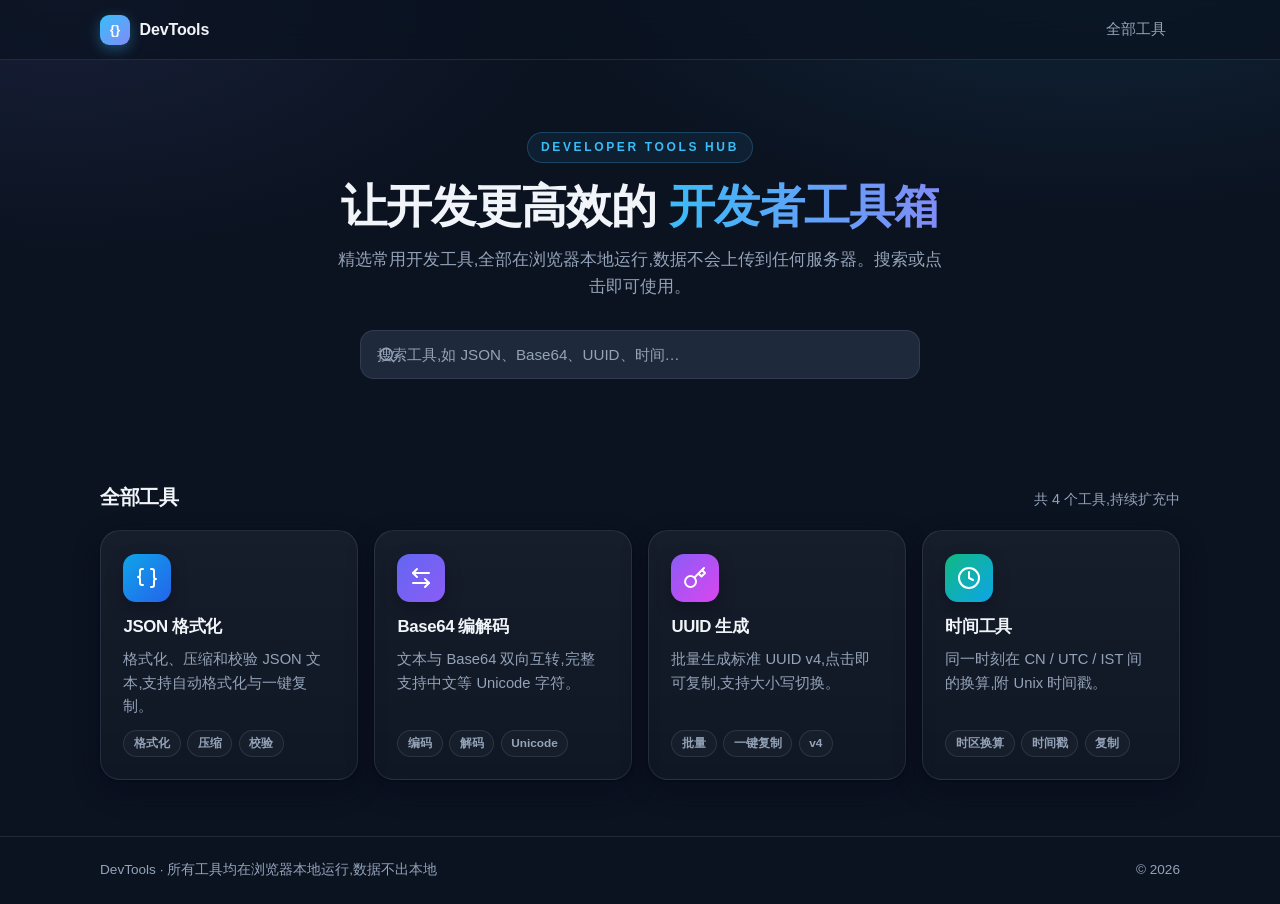
<file: index.html>
<!DOCTYPE html>
<html lang="zh-CN">
  <head>
    <meta charset="UTF-8" />
    <meta name="viewport" content="width=device-width, initial-scale=1.0" />
    <title>DevTools · 开发者工具箱</title>
    <meta
      name="description"
      content="精选常用开发者工具:JSON 格式化、Base64 编解码、UUID 生成、时间换算。纯本地运行,数据不出浏览器。"
    />
    <link rel="stylesheet" href="./styles.css" />
  </head>
  <body>
    <header class="nav">
      <div class="container nav-inner">
        <a class="nav-brand" href="./">
          <span class="nav-logo">{}</span>
          <span>DevTools</span>
        </a>
        <a class="nav-link" href="#tools">全部工具</a>
      </div>
    </header>

    <section class="hero">
      <div class="container">
        <p class="eyebrow">Developer Tools Hub</p>
        <h1>让开发更高效的<span class="grad"> 开发者工具箱</span></h1>
        <p class="lead">
          精选常用开发工具,全部在浏览器本地运行,数据不会上传到任何服务器。搜索或点击即可使用。
        </p>

        <div class="search-wrap">
          <svg
            class="search-icon"
            viewBox="0 0 24 24"
            fill="none"
            stroke="currentColor"
            stroke-width="2"
            stroke-linecap="round"
            stroke-linejoin="round"
            aria-hidden="true"
          >
            <circle cx="11" cy="11" r="8"></circle>
            <path d="m21 21-4.3-4.3"></path>
          </svg>
          <input
            id="toolSearch"
            type="search"
            placeholder="搜索工具,如 JSON、Base64、UUID、时间…"
            autocomplete="off"
            aria-label="搜索工具"
          />
        </div>
        <p class="result-count" id="resultCount" aria-live="polite"></p>
      </div>
    </section>

    <main class="container">
      <section id="tools" class="tools-section">
        <div class="section-heading">
          <h2>全部工具</h2>
          <p>共 <span id="toolTotal">4</span> 个工具,持续扩充中</p>
        </div>

        <div class="tool-grid" id="toolGrid">
          <a
            class="tool-card"
            href="./tools/json-formatter/"
            data-keywords="json 格式化 压缩 校验 美化 文本"
          >
            <span class="icon-tile tile-json" aria-hidden="true">
              <svg
                viewBox="0 0 24 24"
                fill="none"
                stroke="currentColor"
                stroke-width="2"
                stroke-linecap="round"
                stroke-linejoin="round"
              >
                <path d="M8 3H7a2 2 0 0 0-2 2v4a2 2 0 0 1-2 2 2 2 0 0 1 2 2v4a2 2 0 0 0 2 2h1"></path>
                <path d="M16 21h1a2 2 0 0 0 2-2v-4a2 2 0 0 1 2-2 2 2 0 0 1-2-2V5a2 2 0 0 0-2-2h-1"></path>
              </svg>
            </span>
            <h3>JSON 格式化 <span class="arrow">→</span></h3>
            <p>格式化、压缩和校验 JSON 文本,支持自动格式化与一键复制。</p>
            <div class="card-meta">
              <span>格式化</span>
              <span>压缩</span>
              <span>校验</span>
            </div>
          </a>

          <a
            class="tool-card"
            href="./tools/base64/"
            data-keywords="base64 编码 解码 加密 文本 转换"
          >
            <span class="icon-tile tile-base64" aria-hidden="true">
              <svg
                viewBox="0 0 24 24"
                fill="none"
                stroke="currentColor"
                stroke-width="2"
                stroke-linecap="round"
                stroke-linejoin="round"
              >
                <path d="M8 3 4 7l4 4"></path>
                <path d="M4 7h16"></path>
                <path d="m16 21 4-4-4-4"></path>
                <path d="M20 17H4"></path>
              </svg>
            </span>
            <h3>Base64 编解码 <span class="arrow">→</span></h3>
            <p>文本与 Base64 双向互转,完整支持中文等 Unicode 字符。</p>
            <div class="card-meta">
              <span>编码</span>
              <span>解码</span>
              <span>Unicode</span>
            </div>
          </a>

          <a
            class="tool-card"
            href="./tools/uuid/"
            data-keywords="uuid guid 生成 随机 id 标识符 v4"
          >
            <span class="icon-tile tile-uuid" aria-hidden="true">
              <svg
                viewBox="0 0 24 24"
                fill="none"
                stroke="currentColor"
                stroke-width="2"
                stroke-linecap="round"
                stroke-linejoin="round"
              >
                <path d="m21 2-2 2m-7.61 7.61a5.5 5.5 0 1 1-7.778 7.778 5.5 5.5 0 0 1 7.777-7.777zm0 0L15.5 7.5m0 0 3 3L22 7l-3-3m-3.5 3.5L19 4"></path>
              </svg>
            </span>
            <h3>UUID 生成 <span class="arrow">→</span></h3>
            <p>批量生成标准 UUID v4,点击即可复制,支持大小写切换。</p>
            <div class="card-meta">
              <span>批量</span>
              <span>一键复制</span>
              <span>v4</span>
            </div>
          </a>

          <a
            class="tool-card"
            href="./tools/time-converter/"
            data-keywords="时间 时区 转换 cn utc ist 换算 时间戳"
          >
            <span class="icon-tile tile-time" aria-hidden="true">
              <svg
                viewBox="0 0 24 24"
                fill="none"
                stroke="currentColor"
                stroke-width="2"
                stroke-linecap="round"
                stroke-linejoin="round"
              >
                <circle cx="12" cy="12" r="10"></circle>
                <polyline points="12 6 12 12 16 14"></polyline>
              </svg>
            </span>
            <h3>时间工具 <span class="arrow">→</span></h3>
            <p>同一时刻在 CN / UTC / IST 间的换算,附 Unix 时间戳。</p>
            <div class="card-meta">
              <span>时区换算</span>
              <span>时间戳</span>
              <span>复制</span>
            </div>
          </a>
        </div>

        <div class="empty-state hidden" id="emptyState">
          没有匹配的工具,试试其他关键词
        </div>
      </section>
    </main>

    <footer class="footer">
      <div class="container footer-inner">
        <span>DevTools · 所有工具均在浏览器本地运行,数据不出本地</span>
        <span>© 2026</span>
      </div>
    </footer>

    <script>
      const searchInput = document.getElementById('toolSearch');
      const toolCards = Array.from(document.querySelectorAll('.tool-card'));
      const emptyState = document.getElementById('emptyState');
      const resultCount = document.getElementById('resultCount');
      const toolTotal = document.getElementById('toolTotal');

      toolTotal.textContent = String(toolCards.length);

      function updateResultCount(visibleCount) {
        if (searchInput.value.trim()) {
          resultCount.textContent = '找到 ' + visibleCount + ' 个工具';
        } else {
          resultCount.textContent = '';
        }
      }

      function filterTools() {
        const keyword = searchInput.value.trim().toLowerCase();
        let visible = 0;

        toolCards.forEach((card) => {
          const haystack =
            (card.dataset.keywords || '') + ' ' + card.textContent.toLowerCase();
          const match = !keyword || haystack.includes(keyword);
          card.classList.toggle('hidden', !match);
          if (match) visible += 1;
        });

        emptyState.classList.toggle('hidden', visible > 0);
        updateResultCount(visible);
      }

      searchInput.addEventListener('input', filterTools);

      document.addEventListener('keydown', (event) => {
        if (
          event.key === '/' &&
          !['INPUT', 'TEXTAREA'].includes(document.activeElement.tagName)
        ) {
          event.preventDefault();
          searchInput.focus();
        }
        if (event.key === 'Escape' && document.activeElement === searchInput) {
          searchInput.value = '';
          filterTools();
          searchInput.blur();
        }
      });
    </script>
  </body>
</html>
</file>
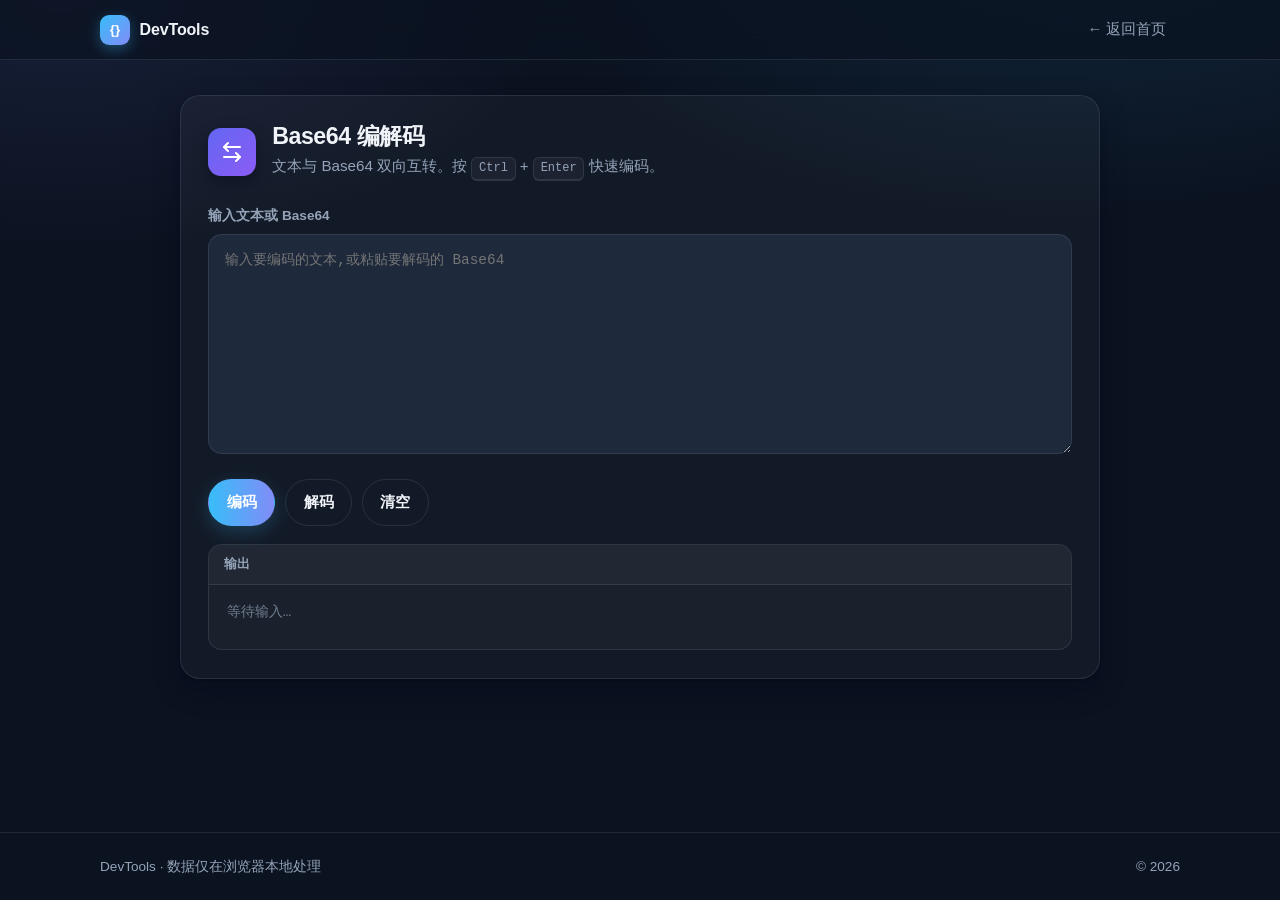
<file: tools/base64/index.html>
<!DOCTYPE html>
<html lang="zh-CN">
  <head>
    <meta charset="UTF-8" />
    <meta name="viewport" content="width=device-width, initial-scale=1.0" />
    <title>Base64 编解码 · DevTools</title>
    <meta
      name="description"
      content="Base64 编码与解码工具,完整支持中文等 Unicode 字符。"
    />
    <link rel="stylesheet" href="../../styles.css" />
  </head>
  <body>
    <header class="nav">
      <div class="container nav-inner">
        <a class="nav-brand" href="../../">
          <span class="nav-logo">{}</span>
          <span>DevTools</span>
        </a>
        <a class="nav-link" href="../../">← 返回首页</a>
      </div>
    </header>

    <main class="container">
      <div class="tool-shell">
        <div class="tool-head">
          <span class="icon-tile tile-base64" aria-hidden="true">
            <svg
              viewBox="0 0 24 24"
              fill="none"
              stroke="currentColor"
              stroke-width="2"
              stroke-linecap="round"
              stroke-linejoin="round"
            >
              <path d="M8 3 4 7l4 4"></path>
              <path d="M4 7h16"></path>
              <path d="m16 21 4-4-4-4"></path>
              <path d="M20 17H4"></path>
            </svg>
          </span>
          <div>
            <h1>Base64 编解码</h1>
            <p>文本与 Base64 双向互转。按 <span class="kbd">Ctrl</span> + <span class="kbd">Enter</span> 快速编码。</p>
          </div>
        </div>

        <div class="field">
          <label class="field-label" for="textInput">
            输入文本或 Base64
            <span class="hint" id="inputMeta"></span>
          </label>
          <textarea
            id="textInput"
            spellcheck="false"
            placeholder="输入要编码的文本,或粘贴要解码的 Base64"
            aria-label="文本或 Base64 输入"
          ></textarea>
        </div>

        <div class="toolbar">
          <button type="button" class="btn primary" id="encodeBtn">编码</button>
          <button type="button" class="btn ghost" id="decodeBtn">解码</button>
          <button type="button" class="btn ghost" id="clearBtn">清空</button>
        </div>

        <div class="result-panel">
          <div class="result-head">
            <span class="result-title">输出</span>
            <span class="pill neutral hidden" id="statusPill">就绪</span>
            <button type="button" class="copy-btn hidden" id="copyBtn">
              <svg
                viewBox="0 0 24 24"
                fill="none"
                stroke="currentColor"
                stroke-width="2"
                stroke-linecap="round"
                stroke-linejoin="round"
                aria-hidden="true"
              >
                <rect width="14" height="14" x="8" y="8" rx="2" ry="2"></rect>
                <path d="M4 16c-1.1 0-2-.9-2-2V4c0-1.1.9-2 2-2h10c1.1 0 2 .9 2 2"></path>
              </svg>
              复制
            </button>
          </div>
          <div class="result-body empty" id="result">等待输入…</div>
        </div>
      </div>
    </main>

    <footer class="footer">
      <div class="container footer-inner">
        <span>DevTools · 数据仅在浏览器本地处理</span>
        <span>© 2026</span>
      </div>
    </footer>

    <script>
      const input = document.getElementById('textInput');
      const result = document.getElementById('result');
      const statusPill = document.getElementById('statusPill');
      const copyBtn = document.getElementById('copyBtn');
      const inputMeta = document.getElementById('inputMeta');
      let lastOutput = '';
      let lastMode = '';

      const BASE64_REGEX = /^[A-Za-z0-9+/]*={0,2}$/;

      function setPill(text, type) {
        statusPill.textContent = text;
        statusPill.className = 'pill' + (type ? ' ' + type : '');
        statusPill.classList.remove('hidden');
      }

      function renderSuccess(mode) {
        lastMode = mode;
        result.className = 'result-body';
        result.textContent = lastOutput;
        copyBtn.classList.remove('hidden');
        setPill('成功 · ' + lastOutput.length + ' 字符', 'success');
      }

      function renderError(message) {
        lastOutput = '';
        result.className = 'result-body error';
        result.textContent = '操作失败:' + message;
        copyBtn.classList.add('hidden');
        setPill('错误', 'error');
      }

      function renderIdle() {
        lastOutput = '';
        result.className = 'result-body empty';
        result.textContent = '等待输入…';
        copyBtn.classList.add('hidden');
        statusPill.classList.add('hidden');
      }

      function encode() {
        const text = input.value;
        if (!text) {
          renderIdle();
          return;
        }
        try {
          lastOutput = btoa(unescape(encodeURIComponent(text)));
          renderSuccess('encode');
        } catch (error) {
          renderError(error.message);
        }
      }

      function decode() {
        const text = input.value.trim();
        if (!text) {
          renderIdle();
          return;
        }
        if (!BASE64_REGEX.test(text) || text.length % 4 !== 0) {
          renderError('输入看起来不是有效的 Base64(请检查长度与字符)');
          return;
        }
        try {
          lastOutput = decodeURIComponent(escape(atob(text)));
          renderSuccess('decode');
        } catch (error) {
          renderError('无法解码,请确认输入是有效的 Base64');
        }
      }

      function updateInputMeta() {
        const length = input.value.length;
        inputMeta.textContent = length ? length + ' 字符' : '';
      }

      async function copyOutput() {
        if (!lastOutput) return;
        try {
          await navigator.clipboard.writeText(lastOutput);
          copyBtn.innerHTML = '已复制';
          window.setTimeout(() => {
            copyBtn.innerHTML =
              '<svg viewBox="0 0 24 24" fill="none" stroke="currentColor" stroke-width="2" stroke-linecap="round" stroke-linejoin="round" aria-hidden="true"><rect width="14" height="14" x="8" y="8" rx="2" ry="2"></rect><path d="M4 16c-1.1 0-2-.9-2-2V4c0-1.1.9-2 2-2h10c1.1 0 2 .9 2 2"></path></svg>复制';
          }, 1200);
        } catch (error) {
          result.textContent = '复制失败:' + error.message;
        }
      }

      document.getElementById('encodeBtn').addEventListener('click', encode);
      document.getElementById('decodeBtn').addEventListener('click', decode);
      copyBtn.addEventListener('click', copyOutput);

      document.getElementById('clearBtn').addEventListener('click', () => {
        input.value = '';
        updateInputMeta();
        renderIdle();
        input.focus();
      });

      input.addEventListener('input', () => {
        updateInputMeta();
        if (lastOutput) {
          setPill('结果已过期,请重新运行', '');
        }
      });

      input.addEventListener('keydown', (event) => {
        if ((event.ctrlKey || event.metaKey) && event.key === 'Enter') {
          event.preventDefault();
          encode();
        }
      });

      renderIdle();
      updateInputMeta();
    </script>
  </body>
</html>
</file>
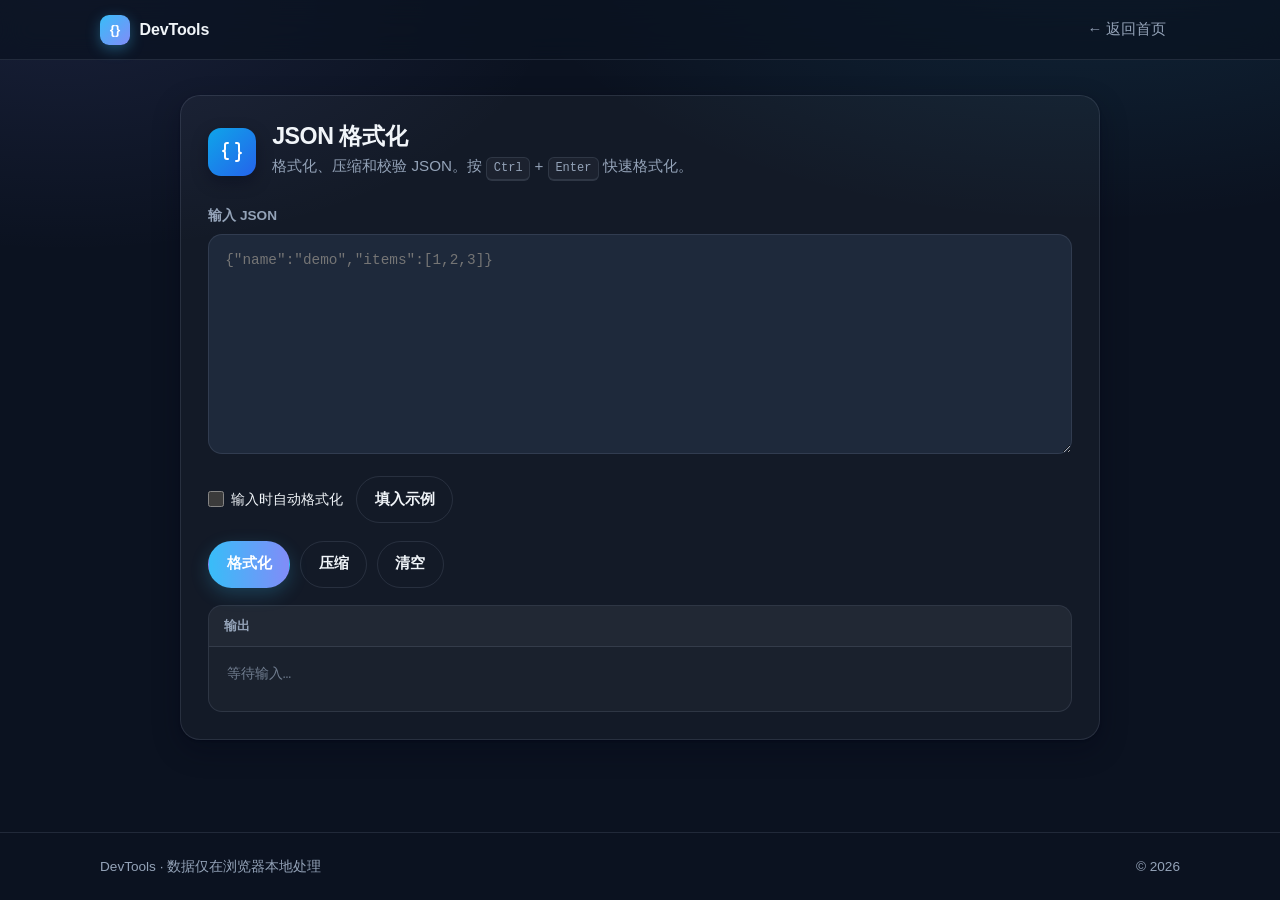
<file: tools/json-formatter/index.html>
<!DOCTYPE html>
<html lang="zh-CN">
  <head>
    <meta charset="UTF-8" />
    <meta name="viewport" content="width=device-width, initial-scale=1.0" />
    <title>JSON 格式化 · DevTools</title>
    <meta
      name="description"
      content="JSON 格式化、压缩与校验工具,支持自动格式化与一键复制。"
    />
    <link rel="stylesheet" href="../../styles.css" />
  </head>
  <body>
    <header class="nav">
      <div class="container nav-inner">
        <a class="nav-brand" href="../../">
          <span class="nav-logo">{}</span>
          <span>DevTools</span>
        </a>
        <a class="nav-link" href="../../">← 返回首页</a>
      </div>
    </header>

    <main class="container">
      <div class="tool-shell">
        <div class="tool-head">
          <span class="icon-tile tile-json" aria-hidden="true">
            <svg
              viewBox="0 0 24 24"
              fill="none"
              stroke="currentColor"
              stroke-width="2"
              stroke-linecap="round"
              stroke-linejoin="round"
            >
              <path d="M8 3H7a2 2 0 0 0-2 2v4a2 2 0 0 1-2 2 2 2 0 0 1 2 2v4a2 2 0 0 0 2 2h1"></path>
              <path d="M16 21h1a2 2 0 0 0 2-2v-4a2 2 0 0 1 2-2 2 2 0 0 1-2-2V5a2 2 0 0 0-2-2h-1"></path>
            </svg>
          </span>
          <div>
            <h1>JSON 格式化</h1>
            <p>格式化、压缩和校验 JSON。按 <span class="kbd">Ctrl</span> + <span class="kbd">Enter</span> 快速格式化。</p>
          </div>
        </div>

        <div class="field">
          <label class="field-label" for="jsonInput">
            输入 JSON
            <span class="hint" id="inputMeta"></span>
          </label>
          <textarea
            id="jsonInput"
            spellcheck="false"
            placeholder='{"name":"demo","items":[1,2,3]}'
            aria-label="JSON 输入"
          ></textarea>
        </div>

        <div class="option-row">
          <label class="checkbox-label">
            <input type="checkbox" id="autoFormat" />
            输入时自动格式化
          </label>
          <button type="button" class="btn ghost" id="sampleBtn">填入示例</button>
        </div>

        <div class="toolbar">
          <button type="button" class="btn primary" id="formatBtn">格式化</button>
          <button type="button" class="btn ghost" id="minifyBtn">压缩</button>
          <button type="button" class="btn ghost" id="clearBtn">清空</button>
        </div>

        <div class="result-panel">
          <div class="result-head">
            <span class="result-title">输出</span>
            <span class="pill neutral hidden" id="statusPill">就绪</span>
            <button type="button" class="copy-btn hidden" id="copyBtn">
              <svg
                viewBox="0 0 24 24"
                fill="none"
                stroke="currentColor"
                stroke-width="2"
                stroke-linecap="round"
                stroke-linejoin="round"
                aria-hidden="true"
              >
                <rect width="14" height="14" x="8" y="8" rx="2" ry="2"></rect>
                <path d="M4 16c-1.1 0-2-.9-2-2V4c0-1.1.9-2 2-2h10c1.1 0 2 .9 2 2"></path>
              </svg>
              复制
            </button>
          </div>
          <div class="result-body empty" id="result">等待输入…</div>
        </div>
      </div>
    </main>

    <footer class="footer">
      <div class="container footer-inner">
        <span>DevTools · 数据仅在浏览器本地处理</span>
        <span>© 2026</span>
      </div>
    </footer>

    <script>
      const input = document.getElementById('jsonInput');
      const result = document.getElementById('result');
      const statusPill = document.getElementById('statusPill');
      const copyBtn = document.getElementById('copyBtn');
      const inputMeta = document.getElementById('inputMeta');
      const autoFormat = document.getElementById('autoFormat');
      let lastOutput = '';
      let debounceTimer = null;

      const SAMPLE = {
        name: 'demo',
        version: '1.0.0',
        enabled: true,
        items: [1, 2, 3],
        nested: { note: '试试格式化、压缩与校验' }
      };

      function setPill(text, type) {
        statusPill.textContent = text;
        statusPill.className = 'pill' + (type ? ' ' + type : '');
        statusPill.classList.remove('hidden');
      }

      function renderSuccess() {
        result.className = 'result-body';
        result.textContent = lastOutput;
        copyBtn.classList.remove('hidden');
        const lines = lastOutput.split('\n').length;
        setPill('成功 · ' + lines + ' 行 · ' + lastOutput.length + ' 字符', 'success');
      }

      function renderError(message) {
        result.className = 'result-body error';
        result.textContent = 'JSON 解析失败:' + message;
        copyBtn.classList.add('hidden');
        setPill('错误', 'error');
      }

      function renderIdle() {
        result.className = 'result-body empty';
        result.textContent = '等待输入…';
        copyBtn.classList.add('hidden');
        statusPill.classList.add('hidden');
      }

      function format(space) {
        const text = input.value.trim();
        if (!text) {
          lastOutput = '';
          renderIdle();
          return;
        }
        try {
          const parsed = JSON.parse(text);
          lastOutput = JSON.stringify(parsed, null, space);
          renderSuccess();
        } catch (error) {
          lastOutput = '';
          renderError(error.message);
        }
      }

      function updateInputMeta() {
        const length = input.value.length;
        inputMeta.textContent = length ? length + ' 字符' : '';
      }

      async function copyOutput() {
        if (!lastOutput) return;
        try {
          await navigator.clipboard.writeText(lastOutput);
          copyBtn.innerHTML = '已复制';
          window.setTimeout(() => {
            copyBtn.innerHTML =
              '<svg viewBox="0 0 24 24" fill="none" stroke="currentColor" stroke-width="2" stroke-linecap="round" stroke-linejoin="round" aria-hidden="true"><rect width="14" height="14" x="8" y="8" rx="2" ry="2"></rect><path d="M4 16c-1.1 0-2-.9-2-2V4c0-1.1.9-2 2-2h10c1.1 0 2 .9 2 2"></path></svg>复制';
          }, 1200);
        } catch (error) {
          result.textContent = '复制失败:' + error.message;
        }
      }

      document.getElementById('formatBtn').addEventListener('click', () => format(2));
      document.getElementById('minifyBtn').addEventListener('click', () => format(0));

      document.getElementById('sampleBtn').addEventListener('click', () => {
        input.value = JSON.stringify(SAMPLE, null, 2);
        updateInputMeta();
        format(2);
        input.focus();
      });

      document.getElementById('clearBtn').addEventListener('click', () => {
        input.value = '';
        lastOutput = '';
        updateInputMeta();
        renderIdle();
        input.focus();
      });

      copyBtn.addEventListener('click', copyOutput);

      input.addEventListener('input', () => {
        updateInputMeta();
        if (autoFormat.checked) {
          window.clearTimeout(debounceTimer);
          debounceTimer = window.setTimeout(() => format(2), 400);
        } else if (lastOutput) {
          // 输入已变化但尚未重新运行,标记结果过期,避免复制旧输出
          setPill('结果已过期,请重新运行', '');
        }
      });

      input.addEventListener('keydown', (event) => {
        if ((event.ctrlKey || event.metaKey) && event.key === 'Enter') {
          event.preventDefault();
          format(2);
        }
      });

      renderIdle();
      updateInputMeta();
    </script>
  </body>
</html>
</file>
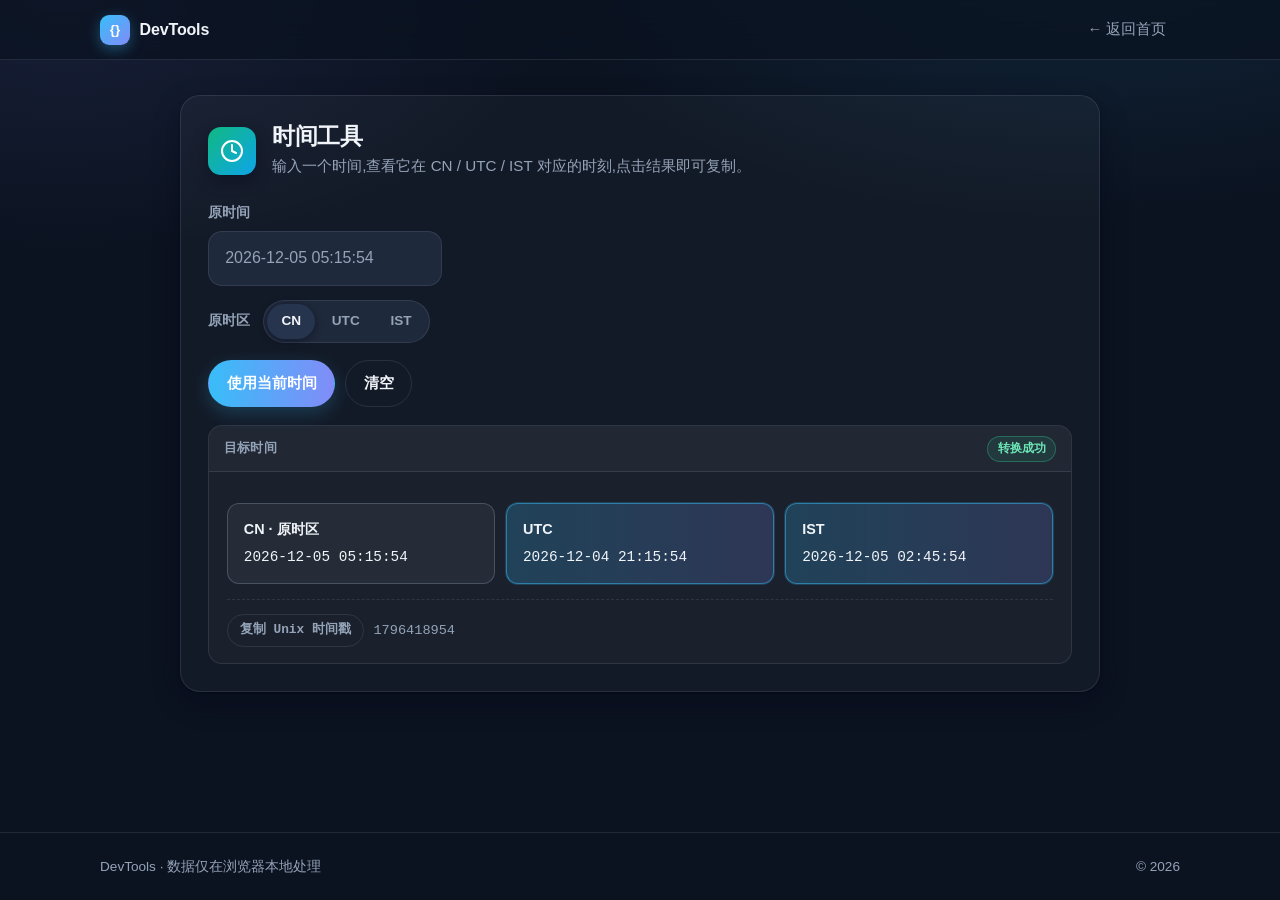
<file: tools/time-converter/index.html>
<!DOCTYPE html>
<html lang="zh-CN">
  <head>
    <meta charset="UTF-8" />
    <meta name="viewport" content="width=device-width, initial-scale=1.0" />
    <title>时间工具 · DevTools</title>
    <meta
      name="description"
      content="同一时刻在 CN / UTC / IST 时区间的换算工具,附 Unix 时间戳与一键复制。"
    />
    <link rel="stylesheet" href="../../styles.css" />
    <style>
      .result-body {
        white-space: normal;
      }

      .result-body #result {
        white-space: pre-wrap;
      }

      .seg input {
        position: absolute;
        opacity: 0;
        pointer-events: none;
      }

      input.placeholder-mode {
        color: var(--muted);
      }
    </style>
  </head>
  <body>
    <header class="nav">
      <div class="container nav-inner">
        <a class="nav-brand" href="../../">
          <span class="nav-logo">{}</span>
          <span>DevTools</span>
        </a>
        <a class="nav-link" href="../../">← 返回首页</a>
      </div>
    </header>

    <main class="container">
      <div class="tool-shell">
        <div class="tool-head">
          <span class="icon-tile tile-time" aria-hidden="true">
            <svg
              viewBox="0 0 24 24"
              fill="none"
              stroke="currentColor"
              stroke-width="2"
              stroke-linecap="round"
              stroke-linejoin="round"
            >
              <circle cx="12" cy="12" r="10"></circle>
              <polyline points="12 6 12 12 16 14"></polyline>
            </svg>
          </span>
          <div>
            <h1>时间工具</h1>
            <p>输入一个时间,查看它在 CN / UTC / IST 对应的时刻,点击结果即可复制。</p>
          </div>
        </div>

        <div class="field">
          <label class="field-label" for="timeInput">原时间</label>
          <input id="timeInput" type="text" autocomplete="off" />
        </div>

        <div class="option-row">
          <span class="option-label">原时区</span>
          <div class="segmented" id="zoneRadios" role="radiogroup" aria-label="原时区">
            <label class="seg active" role="radio" aria-checked="true">
              <input type="radio" name="sourceZone" value="Asia/Shanghai" checked />
              CN
            </label>
            <label class="seg" role="radio" aria-checked="false">
              <input type="radio" name="sourceZone" value="UTC" />
              UTC
            </label>
            <label class="seg" role="radio" aria-checked="false">
              <input type="radio" name="sourceZone" value="Asia/Kolkata" />
              IST
            </label>
          </div>
        </div>

        <div class="toolbar">
          <button type="button" class="btn primary" id="nowBtn">使用当前时间</button>
          <button type="button" class="btn ghost" id="clearBtn">清空</button>
        </div>

        <div class="result-panel">
          <div class="result-head">
            <span class="result-title">目标时间</span>
            <span class="pill neutral hidden" id="statusPill">就绪</span>
          </div>
          <div class="result-body">
            <div id="result">等待输入…</div>
            <div id="zoneResults" class="zone-list hidden"></div>
            <div class="time-meta hidden" id="timeMeta">
              <button type="button" class="copy-btn" id="copyTsBtn">复制 Unix 时间戳</button>
              <span id="tsValue"></span>
            </div>
          </div>
        </div>
      </div>
    </main>

    <div id="toast" class="toast">已复制</div>

    <footer class="footer">
      <div class="container footer-inner">
        <span>DevTools · 数据仅在浏览器本地处理</span>
        <span>© 2026</span>
      </div>
    </footer>

    <script>
      const input = document.getElementById('timeInput');
      const result = document.getElementById('result');
      const zoneResults = document.getElementById('zoneResults');
      const timeMeta = document.getElementById('timeMeta');
      const tsValue = document.getElementById('tsValue');
      const statusPill = document.getElementById('statusPill');
      const toast = document.getElementById('toast');
      const sourceZoneInputs = document.querySelectorAll('input[name="sourceZone"]');
      const DEFAULT_PLACEHOLDER = '请输入时间,如 2026-08-08 12:00:00';

      function formatDateTime(date, timeZone) {
        const formatter = new Intl.DateTimeFormat('zh-CN', {
          timeZone,
          year: 'numeric',
          month: '2-digit',
          day: '2-digit',
          hour: '2-digit',
          minute: '2-digit',
          second: '2-digit',
          hour12: false
        });
        const parts = formatter.formatToParts(date);
        const map = Object.fromEntries(parts.map((part) => [part.type, part.value]));
        return `${map.year}-${map.month}-${map.day} ${map.hour}:${map.minute}:${map.second}`;
      }

      function getCurrentTimeForZone(timeZone) {
        return formatDateTime(new Date(), timeZone);
      }

      function getZoneOffsetMinutes(timeZone) {
        const zoneOffsetMap = {
          'Asia/Shanghai': 8 * 60,
          UTC: 0,
          'Asia/Kolkata': 5.5 * 60
        };
        return zoneOffsetMap[timeZone] ?? 0;
      }

      function parseTime(value, sourceZone) {
        if (!value || !value.trim()) {
          throw new Error('请输入原时间');
        }

        const text = value.trim();
        const normalized = text.replace(/\s+/g, ' ');
        const directMatch = normalized.match(/^(\d{4})[-/](\d{1,2})[-/](\d{1,2})(?:[ T](\d{1,2})(?::(\d{1,2})(?::(\d{1,2}))?)?)?$/);

        if (directMatch) {
          const [, year, month, day, hour = '0', minute = '0', second = '0'] = directMatch;
          const utcDate = new Date(Date.UTC(
            Number(year),
            Number(month) - 1,
            Number(day),
            Number(hour),
            Number(minute),
            Number(second)
          ));
          return new Date(utcDate.getTime() - (getZoneOffsetMinutes(sourceZone) * 60 * 1000));
        }

        const parsed = Date.parse(normalized);
        if (!Number.isNaN(parsed)) {
          return new Date(parsed);
        }

        throw new Error('暂时无法识别该时间格式');
      }

      function getSelectedSourceZone() {
        return document.querySelector('input[name="sourceZone"]:checked').value;
      }

      function updateRadioSelection() {
        sourceZoneInputs.forEach((radio) => {
          const label = radio.closest('.seg');
          label.classList.toggle('active', radio.checked);
          label.setAttribute('aria-checked', String(radio.checked));
        });
      }

      function setPill(text, type) {
        statusPill.textContent = text;
        statusPill.className = 'pill' + (type ? ' ' + type : '');
        statusPill.classList.remove('hidden');
      }

      function showToast(message) {
        toast.textContent = message;
        toast.classList.add('show');
        window.clearTimeout(showToast.timeoutId);
        showToast.timeoutId = window.setTimeout(() => {
          toast.classList.remove('show');
        }, 1200);
      }

      async function copyText(text) {
        try {
          await navigator.clipboard.writeText(text);
          showToast('已复制');
        } catch (error) {
          showToast('复制失败');
        }
      }

      function renderZones(date) {
        const sourceZone = getSelectedSourceZone();
        const zones = [
          { label: 'CN', value: 'Asia/Shanghai' },
          { label: 'UTC', value: 'UTC' },
          { label: 'IST', value: 'Asia/Kolkata' }
        ];

        const cards = zones.map((zone) => {
          const isCurrent = zone.value === sourceZone;
          const card = document.createElement('div');
          card.className =
            'zone-item copyable ' + (isCurrent ? 'source' : 'highlight');
          card.dataset.text = formatInZone(date, zone.value);
          card.title = '点击复制';

          const label = document.createElement('strong');
          label.textContent = zone.label + (isCurrent ? ' · 原时区' : '');
          const time = document.createElement('span');
          time.className = 'zone-time';
          time.textContent = formatInZone(date, zone.value);

          card.append(label, time);
          return card;
        });
        zoneResults.replaceChildren(...cards);
        zoneResults.classList.remove('hidden');
        result.classList.add('hidden');

        const timestamp = Math.floor(date.getTime() / 1000);
        tsValue.textContent = String(timestamp);
        timeMeta.classList.remove('hidden');
        setPill('转换成功', 'success');
      }

      function formatInZone(date, timeZone) {
        return formatDateTime(date, timeZone);
      }

      function convertTime() {
        try {
          const sourceZone = getSelectedSourceZone();
          const date = parseTime(input.value, sourceZone);
          renderZones(date);
        } catch (error) {
          result.textContent = '错误:' + error.message;
          result.classList.remove('hidden');
          zoneResults.replaceChildren();
          zoneResults.classList.add('hidden');
          timeMeta.classList.add('hidden');
          setPill('错误', 'error');
        }
      }

      function setDefaultValue() {
        if (input.value.trim()) {
          return;
        }
        input.value = getCurrentTimeForZone('Asia/Shanghai');
        input.classList.add('placeholder-mode');
      }

      function resetToNow() {
        input.value = getCurrentTimeForZone('Asia/Shanghai');
        input.classList.remove('placeholder-mode');
        convertTime();
      }

      document.getElementById('nowBtn').addEventListener('click', resetToNow);

      document.getElementById('clearBtn').addEventListener('click', () => {
        input.value = '';
        input.classList.remove('placeholder-mode');
        input.placeholder = DEFAULT_PLACEHOLDER;
        result.textContent = '等待输入…';
        result.classList.remove('hidden');
        zoneResults.replaceChildren();
        zoneResults.classList.add('hidden');
        timeMeta.classList.add('hidden');
        statusPill.classList.add('hidden');
        input.focus();
      });

      zoneResults.addEventListener('click', (event) => {
        const card = event.target.closest('.zone-item.copyable');
        if (!card) {
          return;
        }
        copyText(card.dataset.text);
      });

      document.getElementById('copyTsBtn').addEventListener('click', () => {
        copyText(tsValue.textContent);
      });

      input.addEventListener('focus', () => {
        input.placeholder = DEFAULT_PLACEHOLDER;
        if (input.value.trim() === '') {
          input.classList.add('placeholder-mode');
        } else {
          input.classList.remove('placeholder-mode');
          input.select();
        }
      });

      input.addEventListener('blur', () => {
        const trimmed = input.value.trim();
        if (!trimmed) {
          setDefaultValue();
          convertTime();
        } else {
          input.classList.remove('placeholder-mode');
        }
      });

      input.addEventListener('input', () => {
        input.classList.remove('placeholder-mode');
        convertTime();
      });

      sourceZoneInputs.forEach((radio) => {
        radio.addEventListener('change', () => {
          updateRadioSelection();
          setDefaultValue();
          convertTime();
        });
      });

      updateRadioSelection();
      setDefaultValue();
      convertTime();
    </script>
  </body>
</html>
</file>
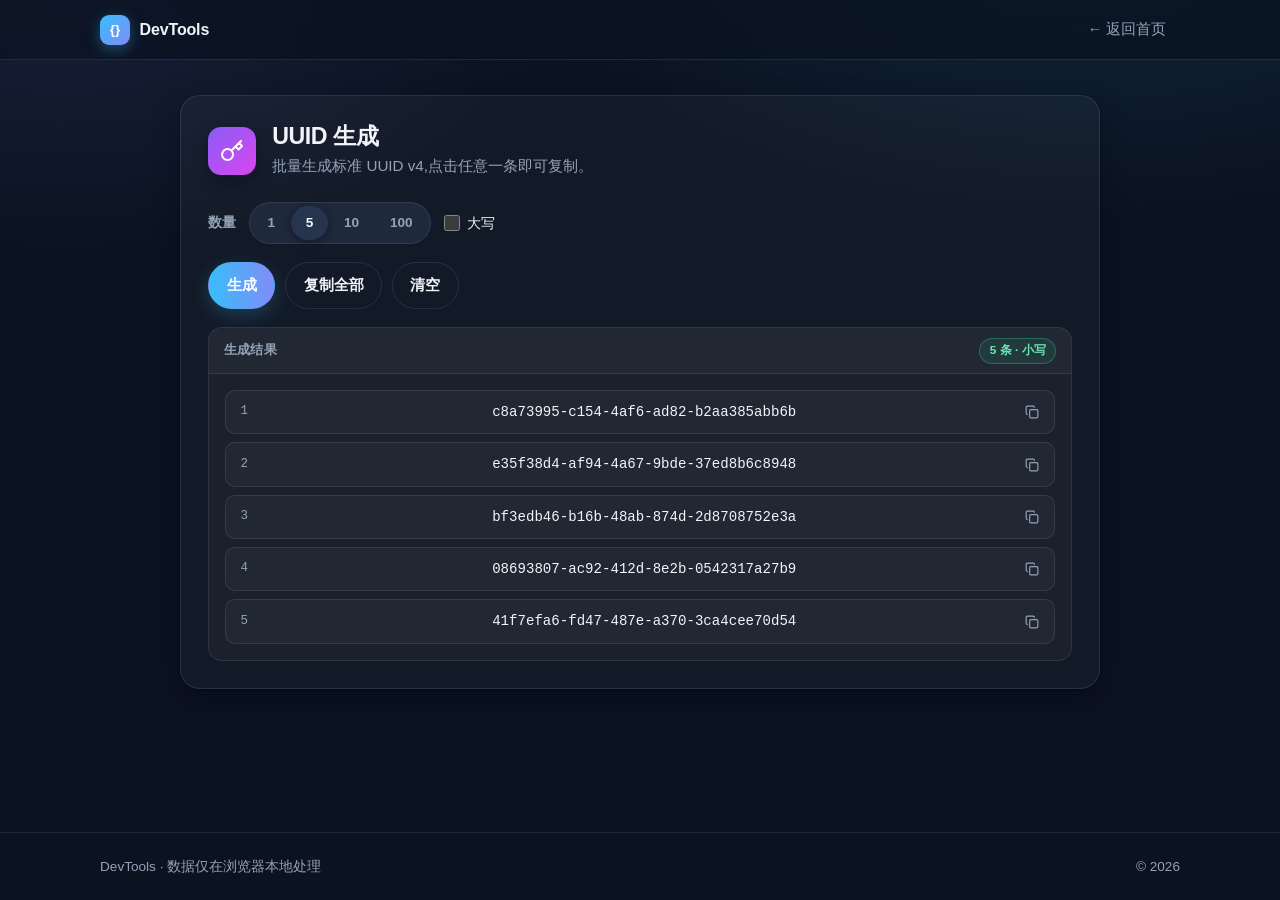
<file: tools/uuid/index.html>
<!DOCTYPE html>
<html lang="zh-CN">
  <head>
    <meta charset="UTF-8" />
    <meta name="viewport" content="width=device-width, initial-scale=1.0" />
    <title>UUID 生成 · DevTools</title>
    <meta
      name="description"
      content="批量生成标准 UUID v4,点击即可复制,支持大小写切换。"
    />
    <link rel="stylesheet" href="../../styles.css" />
  </head>
  <body>
    <header class="nav">
      <div class="container nav-inner">
        <a class="nav-brand" href="../../">
          <span class="nav-logo">{}</span>
          <span>DevTools</span>
        </a>
        <a class="nav-link" href="../../">← 返回首页</a>
      </div>
    </header>

    <main class="container">
      <div class="tool-shell">
        <div class="tool-head">
          <span class="icon-tile tile-uuid" aria-hidden="true">
            <svg
              viewBox="0 0 24 24"
              fill="none"
              stroke="currentColor"
              stroke-width="2"
              stroke-linecap="round"
              stroke-linejoin="round"
            >
              <path d="m21 2-2 2m-7.61 7.61a5.5 5.5 0 1 1-7.778 7.778 5.5 5.5 0 0 1 7.777-7.777zm0 0L15.5 7.5m0 0 3 3L22 7l-3-3m-3.5 3.5L19 4"></path>
            </svg>
          </span>
          <div>
            <h1>UUID 生成</h1>
            <p>批量生成标准 UUID v4,点击任意一条即可复制。</p>
          </div>
        </div>

        <div class="option-row">
          <span class="option-label">数量</span>
          <div class="segmented" id="countGroup" role="group" aria-label="生成数量">
            <button type="button" class="seg" data-count="1">1</button>
            <button type="button" class="seg active" data-count="5">5</button>
            <button type="button" class="seg" data-count="10">10</button>
            <button type="button" class="seg" data-count="100">100</button>
          </div>
          <label class="checkbox-label">
            <input type="checkbox" id="upperToggle" />
            大写
          </label>
        </div>

        <div class="toolbar">
          <button type="button" class="btn primary" id="generateBtn">生成</button>
          <button type="button" class="btn ghost" id="copyAllBtn">复制全部</button>
          <button type="button" class="btn ghost" id="clearBtn">清空</button>
        </div>

        <div class="result-panel">
          <div class="result-head">
            <span class="result-title">生成结果</span>
            <span class="pill neutral hidden" id="statusPill">就绪</span>
          </div>
          <div class="uuid-list" id="uuidList"></div>
        </div>
      </div>
    </main>

    <div id="toast" class="toast">已复制</div>

    <footer class="footer">
      <div class="container footer-inner">
        <span>DevTools · 数据仅在浏览器本地处理</span>
        <span>© 2026</span>
      </div>
    </footer>

    <script>
      const uuidList = document.getElementById('uuidList');
      const statusPill = document.getElementById('statusPill');
      const toast = document.getElementById('toast');
      const upperToggle = document.getElementById('upperToggle');
      let count = 5;
      let currentUuids = [];

      function generateUuid() {
        if (window.crypto && typeof window.crypto.randomUUID === 'function') {
          return window.crypto.randomUUID();
        }
        return 'xxxxxxxx-xxxx-4xxx-yxxx-xxxxxxxxxxxx'.replace(/[xy]/g, function (c) {
          const r = Math.random() * 16 | 0;
          const v = c === 'x' ? r : (r & 0x3 | 0x8);
          return v.toString(16);
        });
      }

      function applyCase(value) {
        return upperToggle.checked ? value.toUpperCase() : value;
      }

      function showToast(message) {
        toast.textContent = message;
        toast.classList.add('show');
        window.clearTimeout(showToast.timeoutId);
        showToast.timeoutId = window.setTimeout(() => {
          toast.classList.remove('show');
        }, 1200);
      }

      function setPill(text, type) {
        statusPill.textContent = text;
        statusPill.className = 'pill' + (type ? ' ' + type : '');
        statusPill.classList.remove('hidden');
      }

      function render() {
        uuidList.innerHTML = currentUuids
          .map((uuid, index) => {
            return (
              '<div class="uuid-item" data-text="' + uuid + '" title="点击复制">' +
              '<span class="uuid-index">' + (index + 1) + '</span>' +
              '<span>' + uuid + '</span>' +
              '<span class="uuid-copy" aria-hidden="true">' +
              '<svg viewBox="0 0 24 24" fill="none" stroke="currentColor" stroke-width="2" stroke-linecap="round" stroke-linejoin="round"><rect width="14" height="14" x="8" y="8" rx="2" ry="2"></rect><path d="M4 16c-1.1 0-2-.9-2-2V4c0-1.1.9-2 2-2h10c1.1 0 2 .9 2 2"></path></svg>' +
              '</span>' +
              '</div>'
            );
          })
          .join('');
        setPill(
          currentUuids.length
            ? currentUuids.length + ' 条 · ' + (upperToggle.checked ? '大写' : '小写')
            : '就绪',
          currentUuids.length ? 'success' : ''
        );
      }

      function generate() {
        currentUuids = Array.from({ length: count }, () => applyCase(generateUuid()));
        render();
      }

      async function copyText(text) {
        try {
          await navigator.clipboard.writeText(text);
          showToast('已复制');
        } catch (error) {
          showToast('复制失败');
        }
      }

      document.getElementById('countGroup').addEventListener('click', (event) => {
        const seg = event.target.closest('.seg');
        if (!seg) return;
        count = Number(seg.dataset.count);
        document.querySelectorAll('#countGroup .seg').forEach((item) => {
          item.classList.toggle('active', item === seg);
        });
        generate();
      });

      uuidList.addEventListener('click', (event) => {
        const item = event.target.closest('.uuid-item');
        if (!item) return;
        copyText(item.dataset.text);
      });

      upperToggle.addEventListener('change', () => {
        currentUuids = currentUuids.map((uuid) => applyCase(uuid));
        render();
      });

      document.getElementById('generateBtn').addEventListener('click', generate);

      document.getElementById('copyAllBtn').addEventListener('click', () => {
        if (!currentUuids.length) return;
        copyText(currentUuids.join('\n'));
      });

      document.getElementById('clearBtn').addEventListener('click', () => {
        currentUuids = [];
        render();
      });

      generate();
    </script>
  </body>
</html>
</file>
<file: styles.css>
:root {
  color-scheme: dark;
  --bg: #0b1220;
  --surface: #0f172a;
  --surface-2: #1e293b;
  --surface-3: #26344d;
  --text: #f1f5f9;
  --muted: #94a3b8;
  --accent: #38bdf8;
  --accent-2: #818cf8;
  --success: #34d399;
  --danger: #f87171;
  --warning: #fbbf24;
  --border: rgba(148, 163, 184, 0.16);
  --border-strong: rgba(148, 163, 184, 0.32);
  --radius-sm: 8px;
  --radius: 14px;
  --radius-lg: 20px;
  --radius-full: 999px;
  --shadow-card: 0 1px 2px rgba(2, 6, 23, 0.4), 0 10px 28px rgba(2, 6, 23, 0.32);
  --shadow-pop: 0 18px 44px rgba(2, 6, 23, 0.5);
  --font-sans: Inter, -apple-system, BlinkMacSystemFont, "Segoe UI",
    "PingFang SC", "Hiragino Sans GB", "Microsoft YaHei", sans-serif;
  --font-mono: ui-monospace, SFMono-Regular, Menlo, Consolas,
    "Liberation Mono", monospace;
  --nav-h: 60px;
}

* {
  box-sizing: border-box;
}

html {
  scroll-behavior: smooth;
}

body {
  margin: 0;
  min-height: 100vh;
  display: flex;
  flex-direction: column;
  font-family: var(--font-sans);
  background:
    radial-gradient(1000px 520px at 85% -10%, rgba(56, 189, 248, 0.13), transparent 60%),
    radial-gradient(820px 420px at 5% 0%, rgba(129, 140, 248, 0.11), transparent 60%),
    var(--bg);
  color: var(--text);
  line-height: 1.6;
  -webkit-font-smoothing: antialiased;
}

::selection {
  background: rgba(56, 189, 248, 0.28);
}

::-webkit-scrollbar {
  width: 10px;
  height: 10px;
}

::-webkit-scrollbar-thumb {
  background: var(--surface-3);
  border-radius: 999px;
  border: 2px solid var(--bg);
}

::-webkit-scrollbar-track {
  background: transparent;
}

.container {
  width: min(1080px, calc(100% - 2.5rem));
  margin: 0 auto;
}

/* ---------- Nav ---------- */

.nav {
  position: sticky;
  top: 0;
  z-index: 50;
  height: var(--nav-h);
  background: rgba(11, 18, 32, 0.72);
  backdrop-filter: blur(14px);
  -webkit-backdrop-filter: blur(14px);
  border-bottom: 1px solid var(--border);
}

.nav-inner {
  height: var(--nav-h);
  display: flex;
  align-items: center;
  justify-content: space-between;
  gap: 1rem;
}

.nav-brand {
  display: inline-flex;
  align-items: center;
  gap: 0.6rem;
  color: var(--text);
  text-decoration: none;
  font-weight: 700;
  font-size: 1rem;
  letter-spacing: -0.01em;
}

.nav-logo {
  width: 30px;
  height: 30px;
  display: grid;
  place-items: center;
  border-radius: 9px;
  background: linear-gradient(135deg, var(--accent), var(--accent-2));
  color: #fff;
  font-size: 0.85rem;
  font-weight: 800;
  box-shadow: 0 4px 14px rgba(56, 189, 248, 0.35);
}

.nav-link {
  color: var(--muted);
  text-decoration: none;
  font-size: 0.92rem;
  font-weight: 500;
  padding: 0.45rem 0.85rem;
  border-radius: var(--radius-full);
  transition: color 0.15s ease, background 0.15s ease;
}

.nav-link:hover {
  color: var(--text);
  background: rgba(255, 255, 255, 0.06);
}

/* ---------- Hero ---------- */

.hero {
  padding: 4.5rem 0 2.5rem;
  text-align: center;
}

.eyebrow {
  display: inline-block;
  text-transform: uppercase;
  letter-spacing: 0.22em;
  color: var(--accent);
  font-size: 0.75rem;
  font-weight: 600;
  margin: 0 0 1rem;
  padding: 0.3rem 0.8rem;
  border: 1px solid rgba(56, 189, 248, 0.25);
  border-radius: var(--radius-full);
  background: rgba(56, 189, 248, 0.08);
}

h1,
h2,
h3 {
  line-height: 1.2;
  letter-spacing: -0.02em;
}

.hero h1 {
  margin: 0 0 0.8rem;
  font-size: clamp(1.9rem, 4.6vw, 2.9rem);
}

.hero h1 .grad {
  background: linear-gradient(90deg, var(--accent), var(--accent-2));
  -webkit-background-clip: text;
  background-clip: text;
  color: transparent;
}

.lead {
  font-size: 1.05rem;
  color: var(--muted);
  max-width: 620px;
  margin: 0 auto 1.8rem;
}

.search-wrap {
  position: relative;
  max-width: 560px;
  margin: 0 auto;
}

.search-wrap .search-icon {
  position: absolute;
  left: 1.1rem;
  top: 50%;
  transform: translateY(-50%);
  width: 18px;
  height: 18px;
  color: var(--muted);
  pointer-events: none;
}

.search-wrap input {
  width: 100%;
  height: 3.1rem;
  padding: 0 1.2rem 0 2.9rem;
  border-radius: var(--radius-full);
  border: 1px solid var(--border);
  background: rgba(30, 41, 59, 0.7);
  color: var(--text);
  font-size: 0.95rem;
  transition: border-color 0.15s ease, box-shadow 0.15s ease, background 0.15s ease;
}

.search-wrap input::placeholder {
  color: var(--muted);
}

.result-count {
  min-height: 1.4rem;
  margin: 0.7rem 0 0;
  font-size: 0.85rem;
  color: var(--muted);
}

/* ---------- Buttons ---------- */

.btn {
  display: inline-flex;
  align-items: center;
  justify-content: center;
  gap: 0.45rem;
  font: inherit;
  font-size: 0.92rem;
  font-weight: 600;
  border: 1px solid transparent;
  border-radius: var(--radius-full);
  padding: 0.68rem 1.1rem;
  cursor: pointer;
  color: var(--text);
  text-decoration: none;
  transition: transform 0.15s ease, filter 0.15s ease, background 0.15s ease,
    border-color 0.15s ease, box-shadow 0.15s ease, color 0.15s ease;
  white-space: nowrap;
}

.btn:active {
  transform: translateY(0);
}

.btn.primary {
  background: linear-gradient(90deg, var(--accent), var(--accent-2));
  color: #fff;
  box-shadow: 0 6px 18px rgba(56, 189, 248, 0.22);
}

.btn.primary:hover {
  filter: brightness(1.08);
  transform: translateY(-1px);
  box-shadow: 0 8px 24px rgba(56, 189, 248, 0.3);
}

.btn.ghost {
  background: transparent;
  border-color: var(--border);
}

.btn.ghost:hover {
  background: rgba(255, 255, 255, 0.05);
  border-color: var(--border-strong);
  transform: translateY(-1px);
}

.btn.danger:hover {
  color: var(--danger);
  border-color: rgba(248, 113, 113, 0.45);
  background: rgba(248, 113, 113, 0.06);
}

.btn svg {
  width: 16px;
  height: 16px;
}

.toolbar {
  display: flex;
  flex-wrap: wrap;
  gap: 0.6rem;
  margin: 1.1rem 0;
}

/* ---------- Inputs ---------- */

textarea,
input {
  font: inherit;
  color: var(--text);
}

textarea {
  width: 100%;
  min-height: 220px;
  padding: 0.9rem 1rem;
  border-radius: var(--radius);
  border: 1px solid var(--border);
  background: var(--surface-2);
  color: var(--text);
  resize: vertical;
  font-family: var(--font-mono);
  font-size: 0.9rem;
  line-height: 1.55;
  transition: border-color 0.15s ease, box-shadow 0.15s ease, background 0.15s ease;
}

input[type="text"],
input[type="search"] {
  padding: 0.85rem 1rem;
  border-radius: var(--radius);
  border: 1px solid var(--border);
  background: var(--surface-2);
  transition: border-color 0.15s ease, box-shadow 0.15s ease;
}

textarea:focus,
input:focus {
  outline: none;
  border-color: rgba(56, 189, 248, 0.6);
  box-shadow: 0 0 0 3px rgba(56, 189, 248, 0.15);
}

.field-label {
  display: flex;
  align-items: baseline;
  justify-content: space-between;
  gap: 1rem;
  margin-bottom: 0.45rem;
  font-size: 0.85rem;
  font-weight: 600;
  color: var(--muted);
}

.field-label .hint {
  font-weight: 400;
  font-size: 0.8rem;
  opacity: 0.8;
}

.option-row {
  display: flex;
  flex-wrap: wrap;
  align-items: center;
  gap: 0.8rem;
  margin: 0.9rem 0;
}

.option-row .option-label {
  font-size: 0.85rem;
  color: var(--muted);
  font-weight: 600;
}

.checkbox-label {
  display: inline-flex;
  align-items: center;
  gap: 0.45rem;
  font-size: 0.88rem;
  color: var(--text);
  cursor: pointer;
  user-select: none;
}

.checkbox-label input {
  width: 16px;
  height: 16px;
  margin: 0;
  accent-color: var(--accent);
  cursor: pointer;
}

/* ---------- Segmented control ---------- */

.segmented {
  display: inline-flex;
  gap: 2px;
  padding: 3px;
  border: 1px solid var(--border);
  border-radius: var(--radius-full);
  background: var(--surface-2);
}

.seg {
  border: 0;
  background: transparent;
  color: var(--muted);
  font: inherit;
  font-size: 0.85rem;
  font-weight: 600;
  padding: 0.4rem 0.9rem;
  border-radius: var(--radius-full);
  cursor: pointer;
  transition: background 0.15s ease, color 0.15s ease, box-shadow 0.15s ease;
}

.seg:hover {
  color: var(--text);
}

.seg.active {
  background: var(--surface-3);
  color: var(--text);
  box-shadow: 0 2px 8px rgba(2, 6, 23, 0.4);
}

/* ---------- Tool shell ---------- */

.tool-shell {
  max-width: 920px;
  margin: 2.2rem auto 3.5rem;
  padding: 1.7rem;
  border: 1px solid var(--border);
  border-radius: var(--radius-lg);
  background: rgba(255, 255, 255, 0.035);
  box-shadow: var(--shadow-card);
}

.tool-head {
  display: flex;
  align-items: center;
  gap: 1rem;
  margin-bottom: 1.5rem;
}

.tool-head h1 {
  margin: 0 0 0.15rem;
  font-size: 1.45rem;
}

.tool-head p {
  margin: 0;
  color: var(--muted);
  font-size: 0.95rem;
}

.icon-tile {
  flex: none;
  width: 48px;
  height: 48px;
  display: grid;
  place-items: center;
  border-radius: 13px;
  color: #fff;
  box-shadow: 0 6px 16px rgba(2, 6, 23, 0.35);
}

.icon-tile svg {
  width: 24px;
  height: 24px;
}

.tile-json {
  background: linear-gradient(135deg, #0ea5e9, #2563eb);
}

.tile-base64 {
  background: linear-gradient(135deg, #6366f1, #8b5cf6);
}

.tile-uuid {
  background: linear-gradient(135deg, #8b5cf6, #d946ef);
}

.tile-time {
  background: linear-gradient(135deg, #10b981, #0ea5e9);
}

/* ---------- Result panel ---------- */

.result-panel {
  margin-top: 1.1rem;
  border: 1px solid var(--border);
  border-radius: var(--radius);
  background: rgba(255, 255, 255, 0.03);
  overflow: hidden;
}

.result-head {
  display: flex;
  align-items: center;
  gap: 0.6rem;
  padding: 0.6rem 0.9rem;
  border-bottom: 1px solid var(--border);
  background: rgba(255, 255, 255, 0.03);
}

.result-title {
  flex: 1;
  font-size: 0.8rem;
  font-weight: 700;
  letter-spacing: 0.03em;
  color: var(--muted);
}

.pill {
  display: inline-block;
  font-size: 0.74rem;
  font-weight: 600;
  padding: 0.16rem 0.62rem;
  border-radius: var(--radius-full);
  border: 1px solid var(--border);
  color: var(--muted);
  background: rgba(148, 163, 184, 0.08);
}

.pill.success {
  color: #6ee7b7;
  background: rgba(52, 211, 153, 0.1);
  border-color: rgba(52, 211, 153, 0.32);
}

.pill.error {
  color: #fca5a5;
  background: rgba(248, 113, 113, 0.1);
  border-color: rgba(248, 113, 113, 0.32);
}

.copy-btn {
  display: inline-flex;
  align-items: center;
  gap: 0.35rem;
  border: 1px solid var(--border);
  background: transparent;
  color: var(--muted);
  font: inherit;
  font-size: 0.8rem;
  font-weight: 600;
  padding: 0.32rem 0.75rem;
  border-radius: var(--radius-full);
  cursor: pointer;
  transition: color 0.15s ease, border-color 0.15s ease, background 0.15s ease;
}

.copy-btn:hover {
  color: var(--text);
  border-color: rgba(56, 189, 248, 0.5);
  background: rgba(56, 189, 248, 0.08);
}

.copy-btn svg {
  width: 13px;
  height: 13px;
}

.result-body {
  padding: 1rem 1.1rem;
  font-family: var(--font-mono);
  font-size: 0.875rem;
  line-height: 1.6;
  white-space: pre-wrap;
  word-break: break-word;
  min-height: 64px;
  max-height: 440px;
  overflow: auto;
}

.result-body.error {
  color: #fca5a5;
}

.result-body.empty {
  color: var(--muted);
  opacity: 0.7;
}

/* ---------- UUID list ---------- */

.uuid-list {
  padding: 1rem;
}

.uuid-item {
  display: flex;
  align-items: center;
  justify-content: space-between;
  gap: 0.8rem;
  padding: 0.62rem 0.9rem;
  margin-bottom: 0.5rem;
  border: 1px solid var(--border);
  border-radius: 10px;
  background: rgba(255, 255, 255, 0.03);
  font-family: var(--font-mono);
  font-size: 0.88rem;
  cursor: pointer;
  transition: border-color 0.15s ease, background 0.15s ease, transform 0.15s ease;
  user-select: all;
}

.uuid-item:last-child {
  margin-bottom: 0;
}

.uuid-item:hover {
  border-color: rgba(56, 189, 248, 0.5);
  background: rgba(56, 189, 248, 0.06);
  transform: translateY(-1px);
}

.uuid-item .uuid-index {
  color: var(--muted);
  font-size: 0.78rem;
  min-width: 1.8em;
  user-select: none;
}

.uuid-item .uuid-copy {
  color: var(--muted);
  display: inline-flex;
  flex: none;
}

.uuid-item .uuid-copy svg {
  width: 14px;
  height: 14px;
}

/* ---------- Time tool ---------- */

.zone-list {
  display: grid;
  grid-template-columns: repeat(auto-fit, minmax(200px, 1fr));
  gap: 0.7rem;
  margin-top: 0.9rem;
}

.zone-item {
  display: flex;
  flex-direction: column;
  gap: 0.3rem;
  padding: 0.9rem 1rem;
  border-radius: 12px;
  background: rgba(255, 255, 255, 0.04);
  border: 1px solid var(--border);
  font-family: var(--font-mono);
  font-size: 0.9rem;
  white-space: normal;
  transition: all 0.2s ease;
}

.zone-item strong {
  font-family: var(--font-sans);
}

.zone-item .zone-time {
  word-break: break-all;
}

.zone-item.source {
  background: rgba(255, 255, 255, 0.05);
  border-color: var(--border-strong);
}

.zone-item.highlight {
  background: linear-gradient(90deg, rgba(56, 189, 248, 0.22), rgba(129, 140, 248, 0.2));
  border-color: rgba(56, 189, 248, 0.5);
  box-shadow: 0 0 0 1px rgba(56, 189, 248, 0.2);
}

.zone-item.copyable {
  cursor: pointer;
}

.zone-item.copyable:hover {
  transform: translateY(-1px);
}

.time-meta {
  margin-top: 0.9rem;
  padding-top: 0.9rem;
  border-top: 1px dashed var(--border);
  color: var(--muted);
  font-size: 0.85rem;
  display: flex;
  align-items: center;
  flex-wrap: wrap;
  gap: 0.6rem;
  white-space: normal;
}

.time-meta #tsValue {
  font-family: var(--font-mono);
  font-size: 0.85rem;
}

/* ---------- Toast ---------- */

.toast {
  position: fixed;
  left: 50%;
  bottom: 1.6rem;
  transform: translateX(-50%) translateY(8px);
  padding: 0.65rem 1.1rem;
  border-radius: var(--radius-full);
  background: rgba(15, 23, 42, 0.96);
  color: #fff;
  border: 1px solid var(--border);
  box-shadow: var(--shadow-pop);
  font-size: 0.9rem;
  z-index: 1000;
  pointer-events: none;
  opacity: 0;
  transition: opacity 0.2s ease, transform 0.2s ease;
}

.toast.show {
  opacity: 1;
  transform: translateX(-50%) translateY(0);
}

/* ---------- Homepage grid ---------- */

.tools-section {
  padding: 2rem 0 3.5rem;
}

.section-heading {
  display: flex;
  align-items: baseline;
  justify-content: space-between;
  gap: 1rem;
  margin-bottom: 1.2rem;
}

.section-heading h2 {
  margin: 0;
  font-size: 1.25rem;
}

.section-heading p {
  margin: 0;
  color: var(--muted);
  font-size: 0.9rem;
}

.tool-grid {
  display: grid;
  grid-template-columns: repeat(auto-fill, minmax(255px, 1fr));
  gap: 1rem;
}

.tool-card {
  display: flex;
  flex-direction: column;
  gap: 0.7rem;
  padding: 1.4rem;
  border: 1px solid var(--border);
  border-radius: var(--radius-lg);
  background: linear-gradient(180deg, rgba(255, 255, 255, 0.05), rgba(255, 255, 255, 0.02));
  text-decoration: none;
  color: var(--text);
  box-shadow: var(--shadow-card);
  transition: transform 0.18s ease, border-color 0.18s ease, box-shadow 0.18s ease;
}

.tool-card:hover {
  transform: translateY(-4px);
  border-color: rgba(56, 189, 248, 0.45);
  box-shadow: 0 14px 34px rgba(2, 6, 23, 0.45), 0 0 0 1px rgba(56, 189, 248, 0.12);
}

.tool-card:active {
  transform: translateY(-1px);
}

.tool-card h3 {
  display: flex;
  align-items: center;
  justify-content: space-between;
  margin: 0.25rem 0 0;
  font-size: 1.05rem;
}

.tool-card .arrow {
  color: var(--accent);
  opacity: 0;
  transform: translateX(-5px);
  transition: opacity 0.18s ease, transform 0.18s ease;
}

.tool-card:hover .arrow {
  opacity: 1;
  transform: translateX(0);
}

.tool-card p {
  margin: 0;
  color: var(--muted);
  font-size: 0.92rem;
  flex: 1;
}

.card-meta {
  display: flex;
  flex-wrap: wrap;
  gap: 0.4rem;
}

.card-meta span {
  font-size: 0.74rem;
  font-weight: 600;
  color: var(--muted);
  padding: 0.18rem 0.6rem;
  border-radius: var(--radius-full);
  border: 1px solid var(--border);
  background: rgba(255, 255, 255, 0.03);
}

.empty-state {
  padding: 3.5rem 1rem;
  text-align: center;
  color: var(--muted);
  border: 1px dashed var(--border);
  border-radius: var(--radius-lg);
}

/* ---------- Footer ---------- */

.footer {
  margin-top: auto;
  border-top: 1px solid var(--border);
  padding: 1.4rem 0;
  color: var(--muted);
  font-size: 0.85rem;
}

.footer-inner {
  display: flex;
  flex-wrap: wrap;
  align-items: center;
  justify-content: space-between;
  gap: 0.5rem;
}

/* ---------- Utilities ---------- */

.hidden {
  display: none !important;
}

.kbd {
  display: inline-block;
  font-family: var(--font-mono);
  font-size: 0.75rem;
  color: var(--muted);
  border: 1px solid var(--border);
  border-bottom-width: 2px;
  border-radius: 6px;
  padding: 0.06rem 0.42rem;
  background: rgba(255, 255, 255, 0.04);
}

.muted {
  color: var(--muted);
}

a:focus-visible,
button:focus-visible,
input:focus-visible,
textarea:focus-visible {
  outline: 2px solid var(--accent);
  outline-offset: 2px;
}

/* ---------- Responsive ---------- */

@media (max-width: 640px) {
  .hero {
    padding: 3.2rem 0 1.8rem;
  }

  .tool-shell {
    margin: 1.4rem auto 2.5rem;
    padding: 1.2rem;
  }

  .tool-head {
    align-items: flex-start;
  }

  .tool-head h1 {
    font-size: 1.25rem;
  }

  .tool-grid {
    grid-template-columns: 1fr;
  }

  .section-heading {
    flex-direction: column;
    gap: 0.2rem;
  }

  .field-label {
    flex-direction: column;
    gap: 0.1rem;
  }
}

@media (prefers-reduced-motion: reduce) {
  *,
  *::before,
  *::after {
    animation-duration: 0.01ms !important;
    animation-iteration-count: 1 !important;
    transition-duration: 0.01ms !important;
    scroll-behavior: auto !important;
  }
}
</file>
